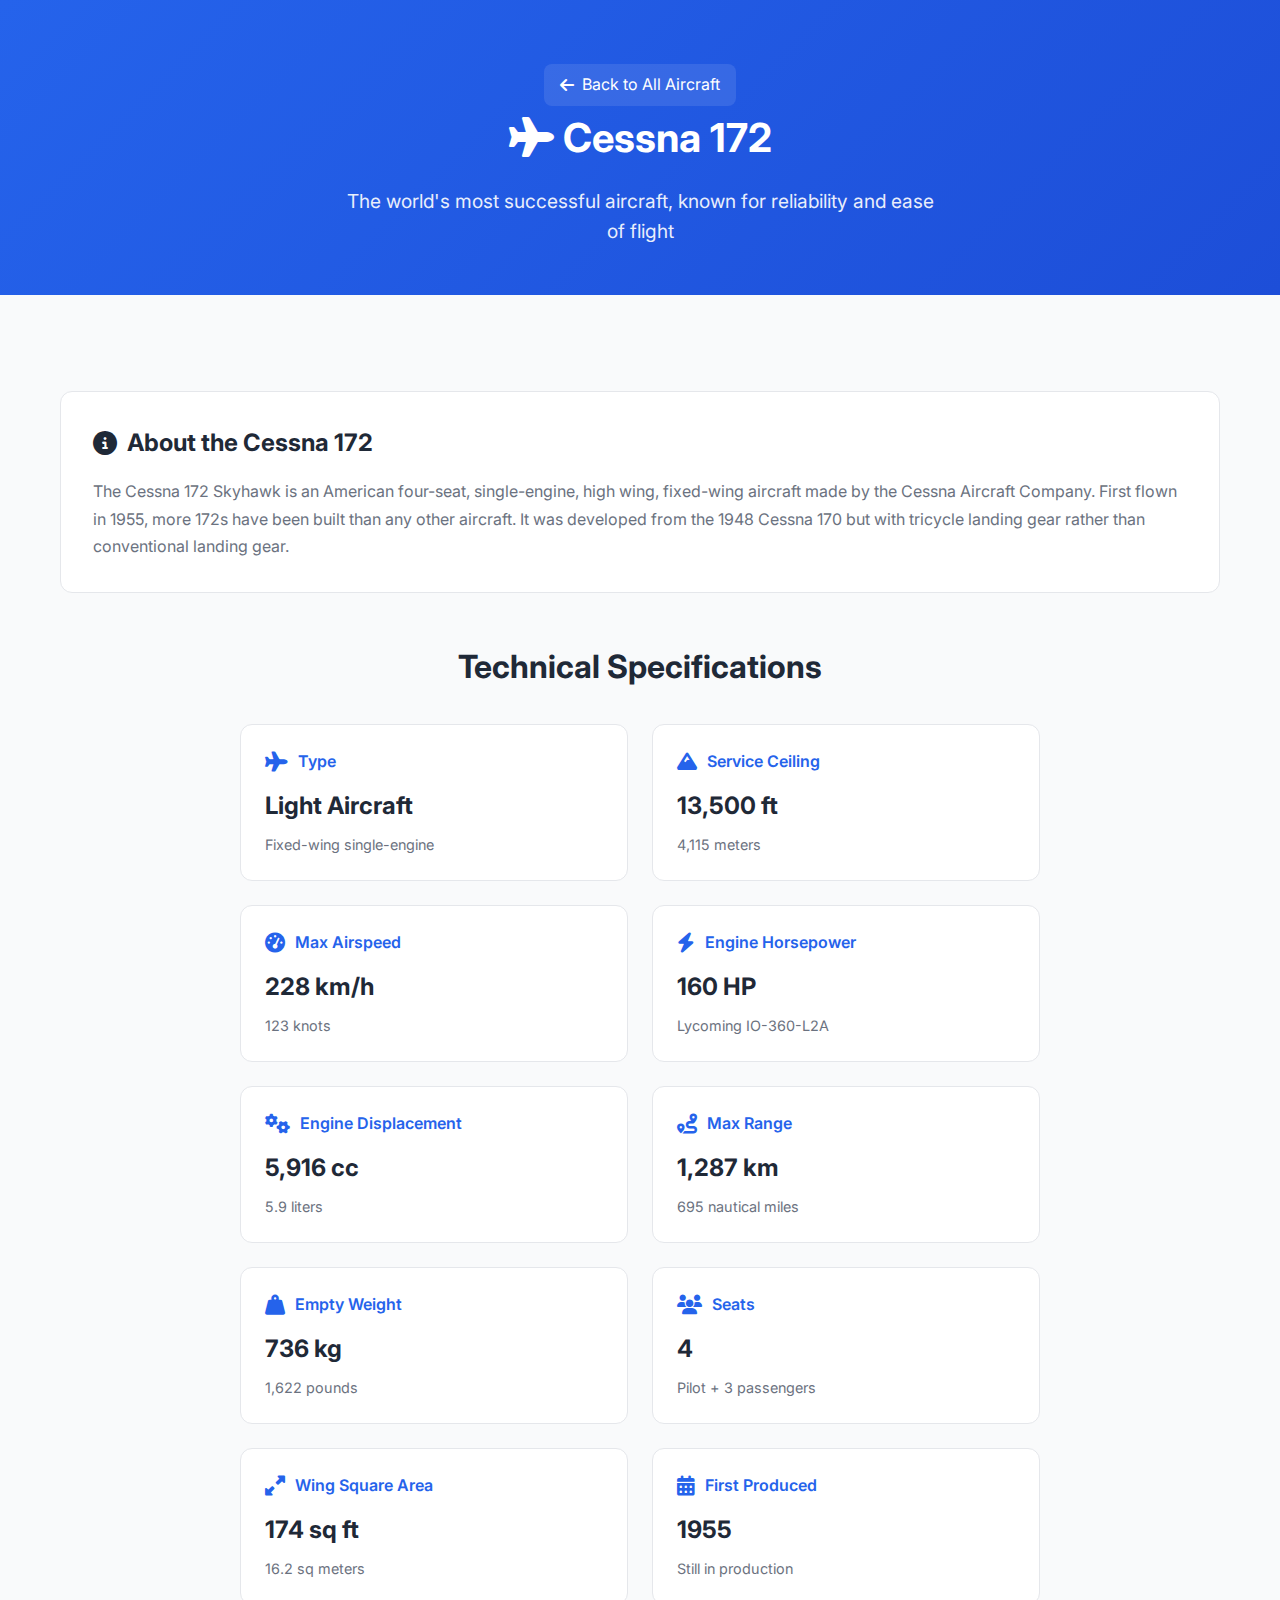
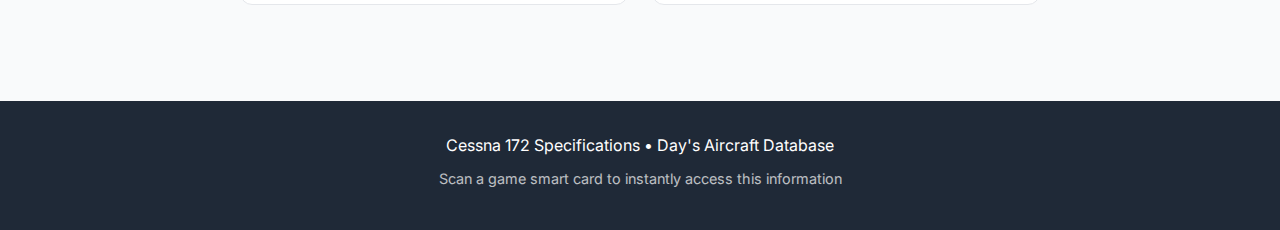
<file: cessna-172.html>
<!DOCTYPE html>
<html lang="en">
<head>
    <meta charset="UTF-8">
    <meta name="viewport" content="width=device-width, initial-scale=1.0">
    <title>Cessna 172 - Day's Aircraft Database</title>
    <link rel="stylesheet" href="styles.css">
    <link rel="preconnect" href="https://fonts.googleapis.com">
    <link rel="preconnect" href="https://fonts.gstatic.com" crossorigin>
    <link href="https://fonts.googleapis.com/css2?family=Inter:wght@300;400;500;600;700&display=swap" rel="stylesheet">
    <link rel="stylesheet" href="https://cdnjs.cloudflare.com/ajax/libs/font-awesome/6.4.0/css/all.min.css">
    <meta property="og:title" content="Cessna 172 Specifications">
    <meta property="og:description" content="Complete technical specifications for the Cessna 172 aircraft">
    <meta property="og:image" content="https://wagtag.xyz/og-image-cessna-172.jpg">
    <meta property="og:url" content="https://wagtag.xyz/cessna-172.html">
</head>
<body>
    <header class="aircraft-header">
        <div class="container">
            <a href="index.html" class="back-button">
                <i class="fas fa-arrow-left"></i> Back to All Aircraft
            </a>
            <h1><i class="fas fa-plane"></i> Cessna 172</h1>
            <p>The world's most successful aircraft, known for reliability and ease of flight</p>
        </div>
    </header>

    <main class="main">
        <div class="container">
            <div class="aircraft-description">
                <h2><i class="fas fa-info-circle"></i> About the Cessna 172</h2>
                <p>The Cessna 172 Skyhawk is an American four-seat, single-engine, high wing, fixed-wing aircraft made by the Cessna Aircraft Company. First flown in 1955, more 172s have been built than any other aircraft. It was developed from the 1948 Cessna 170 but with tricycle landing gear rather than conventional landing gear.</p>
            </div>

            <section class="specifications">
                <h2 class="section-title">Technical Specifications</h2>
                <div class="spec-grid">
                    <div class="spec-item">
                        <div class="spec-label">
                            <i class="fas fa-plane"></i>
                            <span>Type</span>
                        </div>
                        <div class="spec-value">Light Aircraft</div>
                        <div class="spec-metric">Fixed-wing single-engine</div>
                    </div>

                    <div class="spec-item">
                        <div class="spec-label">
                            <i class="fas fa-mountain"></i>
                            <span>Service Ceiling</span>
                        </div>
                        <div class="spec-value">13,500 ft</div>
                        <div class="spec-metric">4,115 meters</div>
                    </div>

                    <div class="spec-item">
                        <div class="spec-label">
                            <i class="fas fa-tachometer-alt"></i>
                            <span>Max Airspeed</span>
                        </div>
                        <div class="spec-value">228 km/h</div>
                        <div class="spec-metric">123 knots</div>
                    </div>

                    <div class="spec-item">
                        <div class="spec-label">
                            <i class="fas fa-bolt"></i>
                            <span>Engine Horsepower</span>
                        </div>
                        <div class="spec-value">160 HP</div>
                        <div class="spec-metric">Lycoming IO-360-L2A</div>
                    </div>

                    <div class="spec-item">
                        <div class="spec-label">
                            <i class="fas fa-cogs"></i>
                            <span>Engine Displacement</span>
                        </div>
                        <div class="spec-value">5,916 cc</div>
                        <div class="spec-metric">5.9 liters</div>
                    </div>

                    <div class="spec-item">
                        <div class="spec-label">
                            <i class="fas fa-route"></i>
                            <span>Max Range</span>
                        </div>
                        <div class="spec-value">1,287 km</div>
                        <div class="spec-metric">695 nautical miles</div>
                    </div>

                    <div class="spec-item">
                        <div class="spec-label">
                            <i class="fas fa-weight-hanging"></i>
                            <span>Empty Weight</span>
                        </div>
                        <div class="spec-value">736 kg</div>
                        <div class="spec-metric">1,622 pounds</div>
                    </div>

                    <div class="spec-item">
                        <div class="spec-label">
                            <i class="fas fa-users"></i>
                            <span>Seats</span>
                        </div>
                        <div class="spec-value">4</div>
                        <div class="spec-metric">Pilot + 3 passengers</div>
                    </div>

                    <div class="spec-item">
                        <div class="spec-label">
                            <i class="fas fa-expand-alt"></i>
                            <span>Wing Square Area</span>
                        </div>
                        <div class="spec-value">174 sq ft</div>
                        <div class="spec-metric">16.2 sq meters</div>
                    </div>

                    <div class="spec-item">
                        <div class="spec-label">
                            <i class="fas fa-calendar-alt"></i>
                            <span>First Produced</span>
                        </div>
                        <div class="spec-value">1955</div>
                        <div class="spec-metric">Still in production</div>
                    </div>
                </div>
            </section>
        </div>
    </main>

    <footer class="footer">
        <div class="container">
            <p>Cessna 172 Specifications • Day's Aircraft Database</p>
            <p class="footer-note">Scan a game smart card to instantly access this information</p>
        </div>
    </footer>

    <script src="script.js"></script>
</body>
</html>
</file>
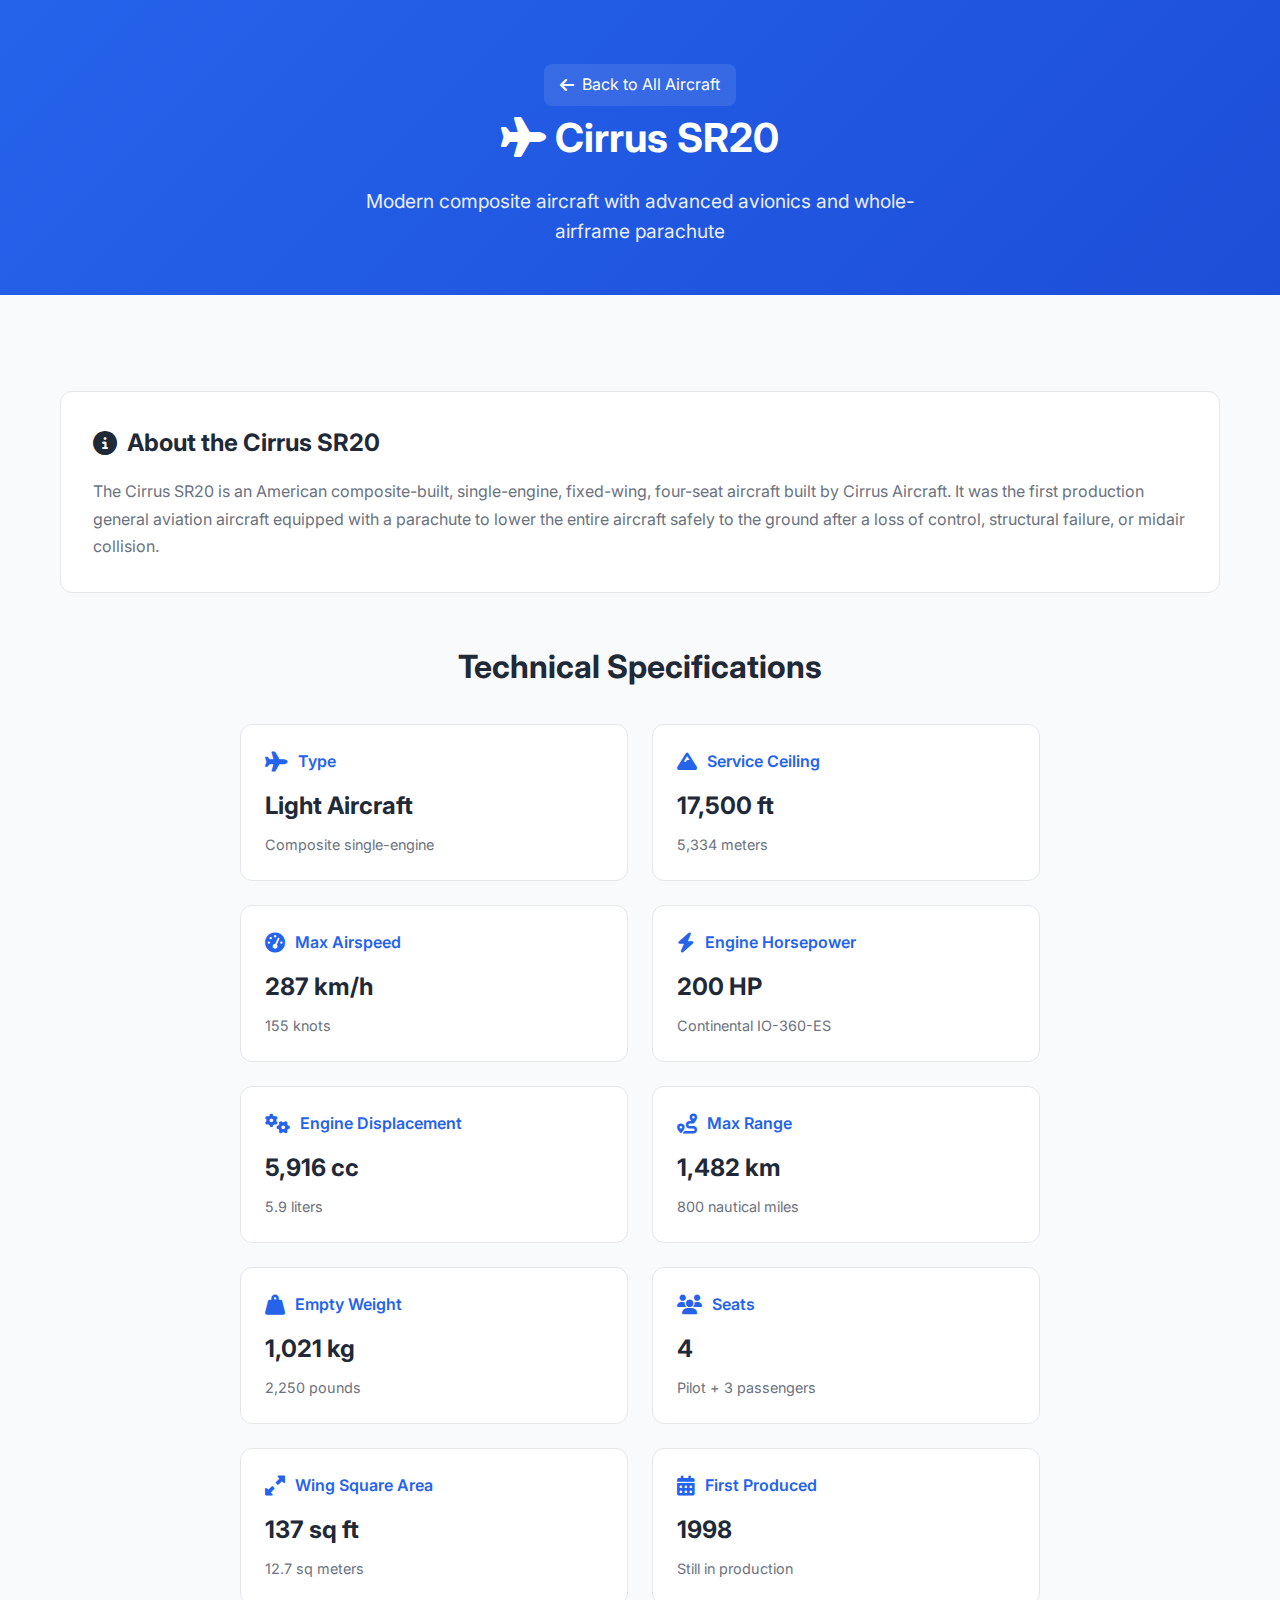
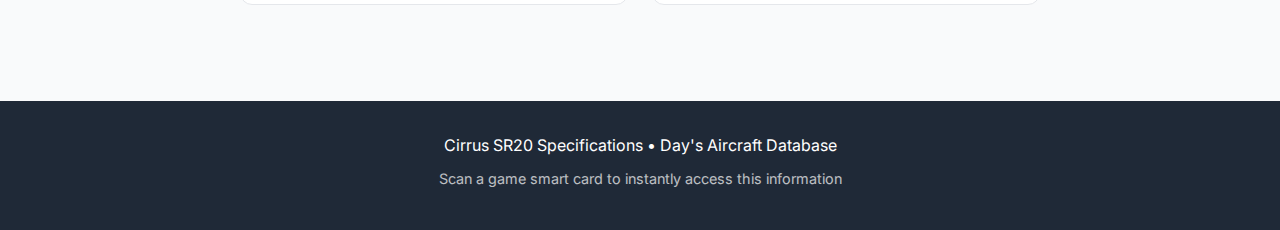
<file: cirrus-sr20.html>
<!DOCTYPE html>
<html lang="en">
<head>
    <meta charset="UTF-8">
    <meta name="viewport" content="width=device-width, initial-scale=1.0">
    <title>Cirrus SR20 - Day's Aircraft Database</title>
    <link rel="stylesheet" href="styles.css">
    <link rel="preconnect" href="https://fonts.googleapis.com">
    <link rel="preconnect" href="https://fonts.gstatic.com" crossorigin>
    <link href="https://fonts.googleapis.com/css2?family=Inter:wght@300;400;500;600;700&display=swap" rel="stylesheet">
    <link rel="stylesheet" href="https://cdnjs.cloudflare.com/ajax/libs/font-awesome/6.4.0/css/all.min.css">
</head>
<body>
    <header class="aircraft-header">
        <div class="container">
            <a href="index.html" class="back-button">
                <i class="fas fa-arrow-left"></i> Back to All Aircraft
            </a>
            <h1><i class="fas fa-plane"></i> Cirrus SR20</h1>
            <p>Modern composite aircraft with advanced avionics and whole-airframe parachute</p>
        </div>
    </header>

    <main class="main">
        <div class="container">
            <div class="aircraft-description">
                <h2><i class="fas fa-info-circle"></i> About the Cirrus SR20</h2>
                <p>The Cirrus SR20 is an American composite-built, single-engine, fixed-wing, four-seat aircraft built by Cirrus Aircraft. It was the first production general aviation aircraft equipped with a parachute to lower the entire aircraft safely to the ground after a loss of control, structural failure, or midair collision.</p>
            </div>

            <section class="specifications">
                <h2 class="section-title">Technical Specifications</h2>
                <div class="spec-grid">
                    <div class="spec-item">
                        <div class="spec-label">
                            <i class="fas fa-plane"></i>
                            <span>Type</span>
                        </div>
                        <div class="spec-value">Light Aircraft</div>
                        <div class="spec-metric">Composite single-engine</div>
                    </div>

                    <div class="spec-item">
                        <div class="spec-label">
                            <i class="fas fa-mountain"></i>
                            <span>Service Ceiling</span>
                        </div>
                        <div class="spec-value">17,500 ft</div>
                        <div class="spec-metric">5,334 meters</div>
                    </div>

                    <div class="spec-item">
                        <div class="spec-label">
                            <i class="fas fa-tachometer-alt"></i>
                            <span>Max Airspeed</span>
                        </div>
                        <div class="spec-value">287 km/h</div>
                        <div class="spec-metric">155 knots</div>
                    </div>

                    <div class="spec-item">
                        <div class="spec-label">
                            <i class="fas fa-bolt"></i>
                            <span>Engine Horsepower</span>
                        </div>
                        <div class="spec-value">200 HP</div>
                        <div class="spec-metric">Continental IO-360-ES</div>
                    </div>

                    <div class="spec-item">
                        <div class="spec-label">
                            <i class="fas fa-cogs"></i>
                            <span>Engine Displacement</span>
                        </div>
                        <div class="spec-value">5,916 cc</div>
                        <div class="spec-metric">5.9 liters</div>
                    </div>

                    <div class="spec-item">
                        <div class="spec-label">
                            <i class="fas fa-route"></i>
                            <span>Max Range</span>
                        </div>
                        <div class="spec-value">1,482 km</div>
                        <div class="spec-metric">800 nautical miles</div>
                    </div>

                    <div class="spec-item">
                        <div class="spec-label">
                            <i class="fas fa-weight-hanging"></i>
                            <span>Empty Weight</span>
                        </div>
                        <div class="spec-value">1,021 kg</div>
                        <div class="spec-metric">2,250 pounds</div>
                    </div>

                    <div class="spec-item">
                        <div class="spec-label">
                            <i class="fas fa-users"></i>
                            <span>Seats</span>
                        </div>
                        <div class="spec-value">4</div>
                        <div class="spec-metric">Pilot + 3 passengers</div>
                    </div>

                    <div class="spec-item">
                        <div class="spec-label">
                            <i class="fas fa-expand-alt"></i>
                            <span>Wing Square Area</span>
                        </div>
                        <div class="spec-value">137 sq ft</div>
                        <div class="spec-metric">12.7 sq meters</div>
                    </div>

                    <div class="spec-item">
                        <div class="spec-label">
                            <i class="fas fa-calendar-alt"></i>
                            <span>First Produced</span>
                        </div>
                        <div class="spec-value">1998</div>
                        <div class="spec-metric">Still in production</div>
                    </div>
                </div>
            </section>
        </div>
    </main>

    <footer class="footer">
        <div class="container">
            <p>Cirrus SR20 Specifications • Day's Aircraft Database</p>
            <p class="footer-note">Scan a game smart card to instantly access this information</p>
        </div>
    </footer>

    <script src="script.js"></script>
</body>
</html>
</file>
<file: styles.css>
/* Reset and Base Styles */
* {
    margin: 0;
    padding: 0;
    box-sizing: border-box;
}

:root {
    --primary: #2563eb;
    --primary-dark: #1d4ed8;
    --secondary: #10b981;
    --text: #1f2937;
    --text-light: #6b7280;
    --background: #f9fafb;
    --card-bg: #ffffff;
    --border: #e5e7eb;
    --shadow: 0 4px 6px -1px rgba(0, 0, 0, 0.1), 0 2px 4px -1px rgba(0, 0, 0, 0.06);
    --shadow-lg: 0 10px 15px -3px rgba(0, 0, 0, 0.1), 0 4px 6px -2px rgba(0, 0, 0, 0.05);
}

body {
    font-family: 'Inter', sans-serif;
    line-height: 1.6;
    color: var(--text);
    background-color: var(--background);
}

.container {
    max-width: 1200px;
    margin: 0 auto;
    padding: 0 20px;
}

/* Header Styles */
.header {
    background: linear-gradient(135deg, var(--primary) 0%, var(--primary-dark) 100%);
    color: white;
    padding: 2rem 0;
    text-align: center;
    box-shadow: var(--shadow);
}

.logo-container {
    display: flex;
    align-items: center;
    justify-content: center;
    gap: 12px;
    margin-bottom: 8px;
}

.logo-icon {
    font-size: 2.5rem;
}

.logo {
    font-size: 2.5rem;
    font-weight: 700;
    letter-spacing: -0.5px;
}

.logo-accent {
    color: #93c5fd;
    font-weight: 300;
}

.tagline {
    font-size: 1.1rem;
    opacity: 0.9;
    max-width: 600px;
    margin: 0 auto;
}

/* Main Content */
.main {
    padding: 3rem 0;
}

/* Hero Section */
.hero {
    background: linear-gradient(135deg, #f0f9ff 0%, #e0f2fe 100%);
    border-radius: 16px;
    padding: 3rem;
    margin-bottom: 3rem;
    text-align: center;
    border: 1px solid var(--border);
}

.hero h2 {
    font-size: 2.5rem;
    margin-bottom: 1rem;
    color: var(--primary);
}

.hero p {
    font-size: 1.2rem;
    color: var(--text-light);
    max-width: 600px;
    margin: 0 auto 2rem;
}

.qr-demo {
    display: inline-flex;
    flex-direction: column;
    align-items: center;
    gap: 1rem;
    background: white;
    padding: 1.5rem;
    border-radius: 12px;
    box-shadow: var(--shadow);
}

.qr-placeholder {
    width: 120px;
    height: 120px;
    background: linear-gradient(135deg, #3b82f6 0%, #1d4ed8 100%);
    border-radius: 8px;
    display: flex;
    align-items: center;
    justify-content: center;
    color: white;
    font-size: 3rem;
}

.qr-demo p {
    font-weight: 600;
    color: var(--text);
    margin: 0;
}

/* Aircraft Grid */
.section-title {
    font-size: 2rem;
    text-align: center;
    margin-bottom: 2rem;
    color: var(--text);
}

.grid {
    display: grid;
    grid-template-columns: repeat(auto-fit, minmax(280px, 1fr));
    gap: 1.5rem;
    margin-bottom: 4rem;
}

.aircraft-card {
    background: var(--card-bg);
    border-radius: 12px;
    padding: 1.5rem;
    text-decoration: none;
    color: inherit;
    transition: all 0.3s ease;
    border: 1px solid var(--border);
    display: block;
}

.aircraft-card:hover {
    transform: translateY(-4px);
    box-shadow: var(--shadow-lg);
    border-color: var(--primary);
}

.card-header {
    display: flex;
    align-items: center;
    gap: 12px;
    margin-bottom: 1rem;
}

.card-header i {
    font-size: 1.5rem;
    color: var(--primary);
}

.card-header h3 {
    font-size: 1.5rem;
    font-weight: 600;
}

.card-body p {
    color: var(--text-light);
    margin-bottom: 1rem;
    line-height: 1.5;
}

.spec-preview {
    display: flex;
    flex-wrap: wrap;
    gap: 8px;
}

.spec-tag {
    background: #eff6ff;
    color: var(--primary);
    padding: 4px 12px;
    border-radius: 20px;
    font-size: 0.85rem;
    font-weight: 500;
}

/* How It Works */
.how-it-works {
    background: var(--card-bg);
    border-radius: 16px;
    padding: 3rem;
    margin-top: 2rem;
    border: 1px solid var(--border);
}

.steps {
    display: grid;
    grid-template-columns: repeat(auto-fit, minmax(250px, 1fr));
    gap: 2rem;
    margin-top: 2rem;
}

.step {
    text-align: center;
    padding: 1.5rem;
}

.step-number {
    width: 48px;
    height: 48px;
    background: var(--primary);
    color: white;
    border-radius: 50%;
    display: flex;
    align-items: center;
    justify-content: center;
    font-size: 1.5rem;
    font-weight: 600;
    margin: 0 auto 1rem;
}

.step h3 {
    font-size: 1.25rem;
    margin-bottom: 0.5rem;
    color: var(--text);
}

.step p {
    color: var(--text-light);
}

/* Footer */
.footer {
    background: var(--text);
    color: white;
    padding: 2rem 0;
    text-align: center;
}

.footer p {
    margin-bottom: 0.5rem;
}

.footer-note {
    opacity: 0.7;
    font-size: 0.9rem;
}

/* Aircraft Page Styles */
.aircraft-header {
    background: linear-gradient(135deg, var(--primary) 0%, var(--primary-dark) 100%);
    color: white;
    padding: 3rem 0;
    margin-bottom: 3rem;
    text-align: center;
}

.aircraft-header h1 {
    font-size: 2.5rem;
    margin-bottom: 1rem;
}

.aircraft-header p {
    font-size: 1.2rem;
    opacity: 0.9;
    max-width: 600px;
    margin: 0 auto;
}

.back-button {
    display: inline-flex;
    align-items: center;
    gap: 8px;
    color: white;
    text-decoration: none;
    padding: 8px 16px;
    background: rgba(255, 255, 255, 0.1);
    border-radius: 8px;
    margin-top: 1rem;
    transition: background-color 0.3s ease;
}

.back-button:hover {
    background: rgba(255, 255, 255, 0.2);
}

.specifications {
    max-width: 800px;
    margin: 0 auto;
}

.spec-grid {
    display: grid;
    grid-template-columns: repeat(auto-fit, minmax(300px, 1fr));
    gap: 1.5rem;
    margin-bottom: 3rem;
}

.spec-item {
    background: var(--card-bg);
    border-radius: 12px;
    padding: 1.5rem;
    border: 1px solid var(--border);
}

.spec-label {
    display: flex;
    align-items: center;
    gap: 10px;
    margin-bottom: 0.75rem;
    color: var(--primary);
    font-weight: 600;
}

.spec-label i {
    font-size: 1.25rem;
}

.spec-value {
    font-size: 1.5rem;
    font-weight: 700;
    color: var(--text);
    margin-bottom: 0.5rem;
}

.spec-metric {
    color: var(--text-light);
    font-size: 0.9rem;
}

/* Aircraft Description */
.aircraft-description {
    background: var(--card-bg);
    border-radius: 12px;
    padding: 2rem;
    border: 1px solid var(--border);
    margin-bottom: 3rem;
}

.aircraft-description h2 {
    color: var(--text);
    margin-bottom: 1rem;
    display: flex;
    align-items: center;
    gap: 10px;
}

.aircraft-description p {
    color: var(--text-light);
    line-height: 1.7;
}

/* Responsive Design */
@media (max-width: 768px) {
    .hero {
        padding: 2rem 1rem;
    }
    
    .hero h2 {
        font-size: 2rem;
    }
    
    .logo {
        font-size: 2rem;
    }
    
    .grid {
        grid-template-columns: 1fr;
    }
    
    .steps {
        grid-template-columns: 1fr;
    }
    
    .spec-grid {
        grid-template-columns: 1fr;
    }
}

@media (max-width: 480px) {
    .header {
        padding: 1.5rem 0;
    }
    
    .main {
        padding: 2rem 0;
    }
    
    .hero {
        padding: 1.5rem;
    }
    
    .aircraft-header {
        padding: 2rem 0;
    }
    
    .aircraft-header h1 {
        font-size: 2rem;
    }
}
</file>
